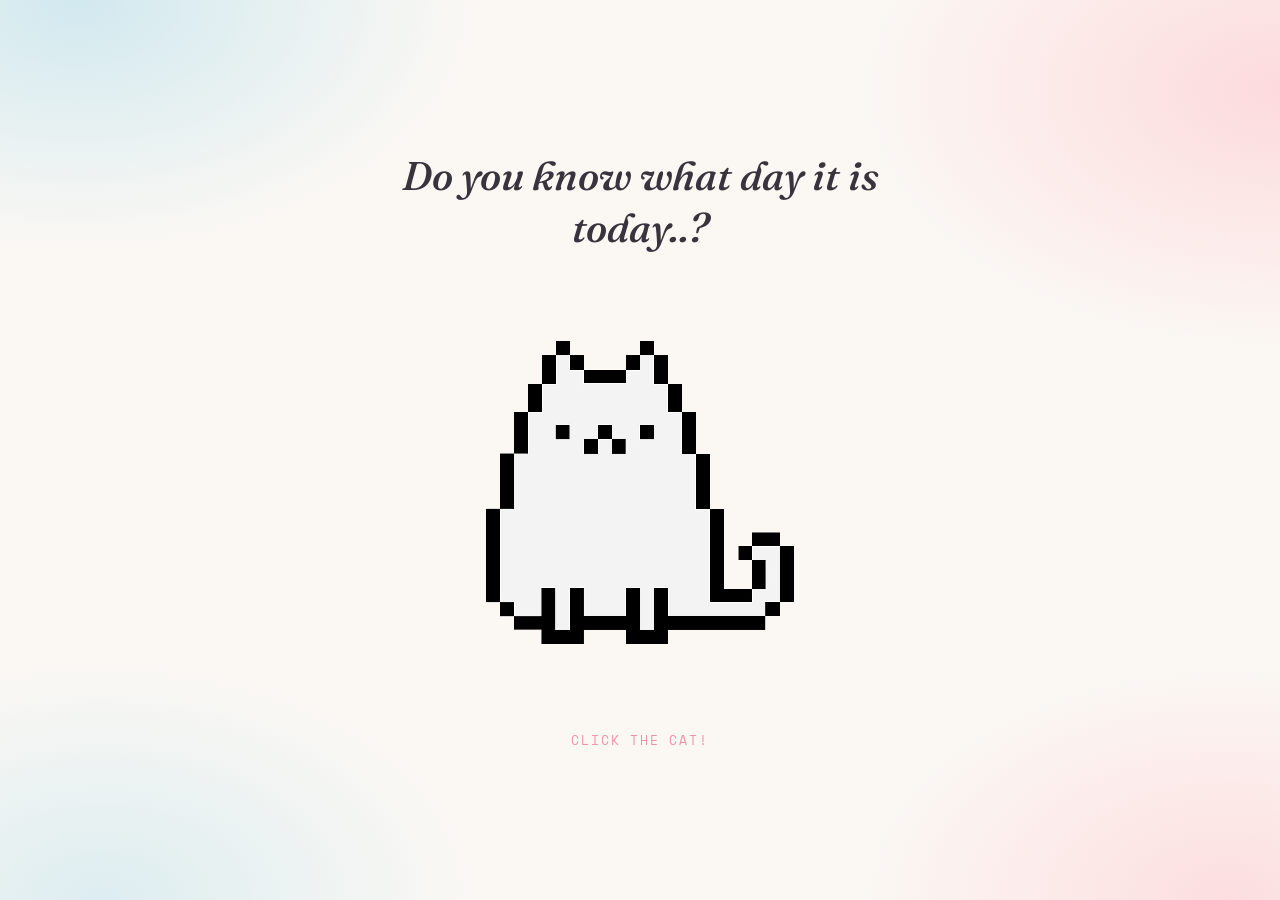
<file: index.html>
<!DOCTYPE html>
<html lang="en">
<head>
<meta charset="UTF-8">
<meta name="viewport" content="width=device-width, initial-scale=1.0">
<title>Happy Birthday, Grace</title>
<link rel="icon" href="images/cat.png">
<link rel="preconnect" href="https://fonts.googleapis.com">
<link rel="preconnect" href="https://fonts.gstatic.com" crossorigin>
<link href="https://fonts.googleapis.com/css2?family=Fraunces:ital,opsz,wght@0,9..144,400;0,9..144,500;0,9..144,600;1,9..144,400;1,9..144,500&family=Inter:wght@400;500;600&family=Space+Mono:wght@400;700&display=swap" rel="stylesheet">
<link rel="stylesheet" href="style.css">
</head>
<body>

<div class="landing">
  <p class="landing-question">Do you know what day it is today..?</p>

  <button class="landing-cat-btn" id="landing-cat" aria-label="Click the cat">
    <img class="landing-cat-img" src="images/cat.png" alt="A curious cat">
  </button>

  <p class="landing-cta">Click the cat!</p>
</div>

<script src="landing.js"></script>
</body>
</html>
</file>
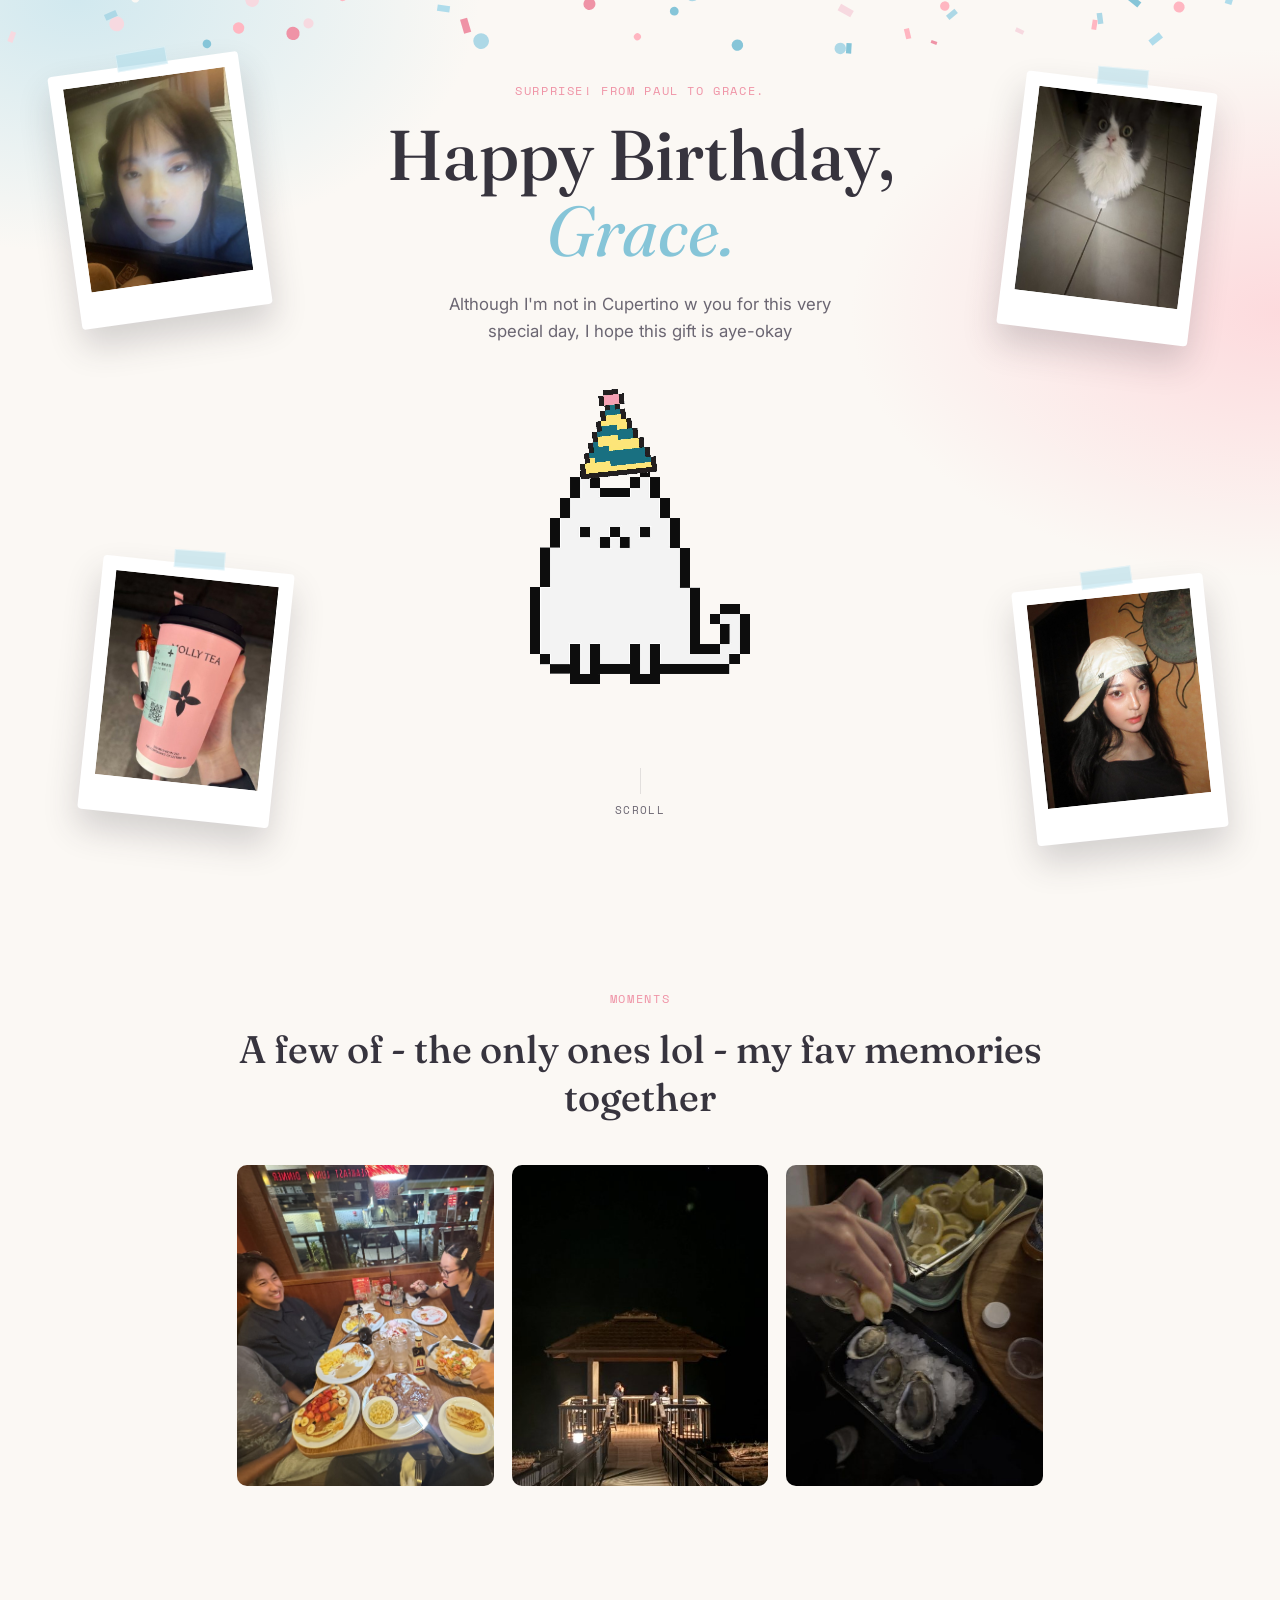
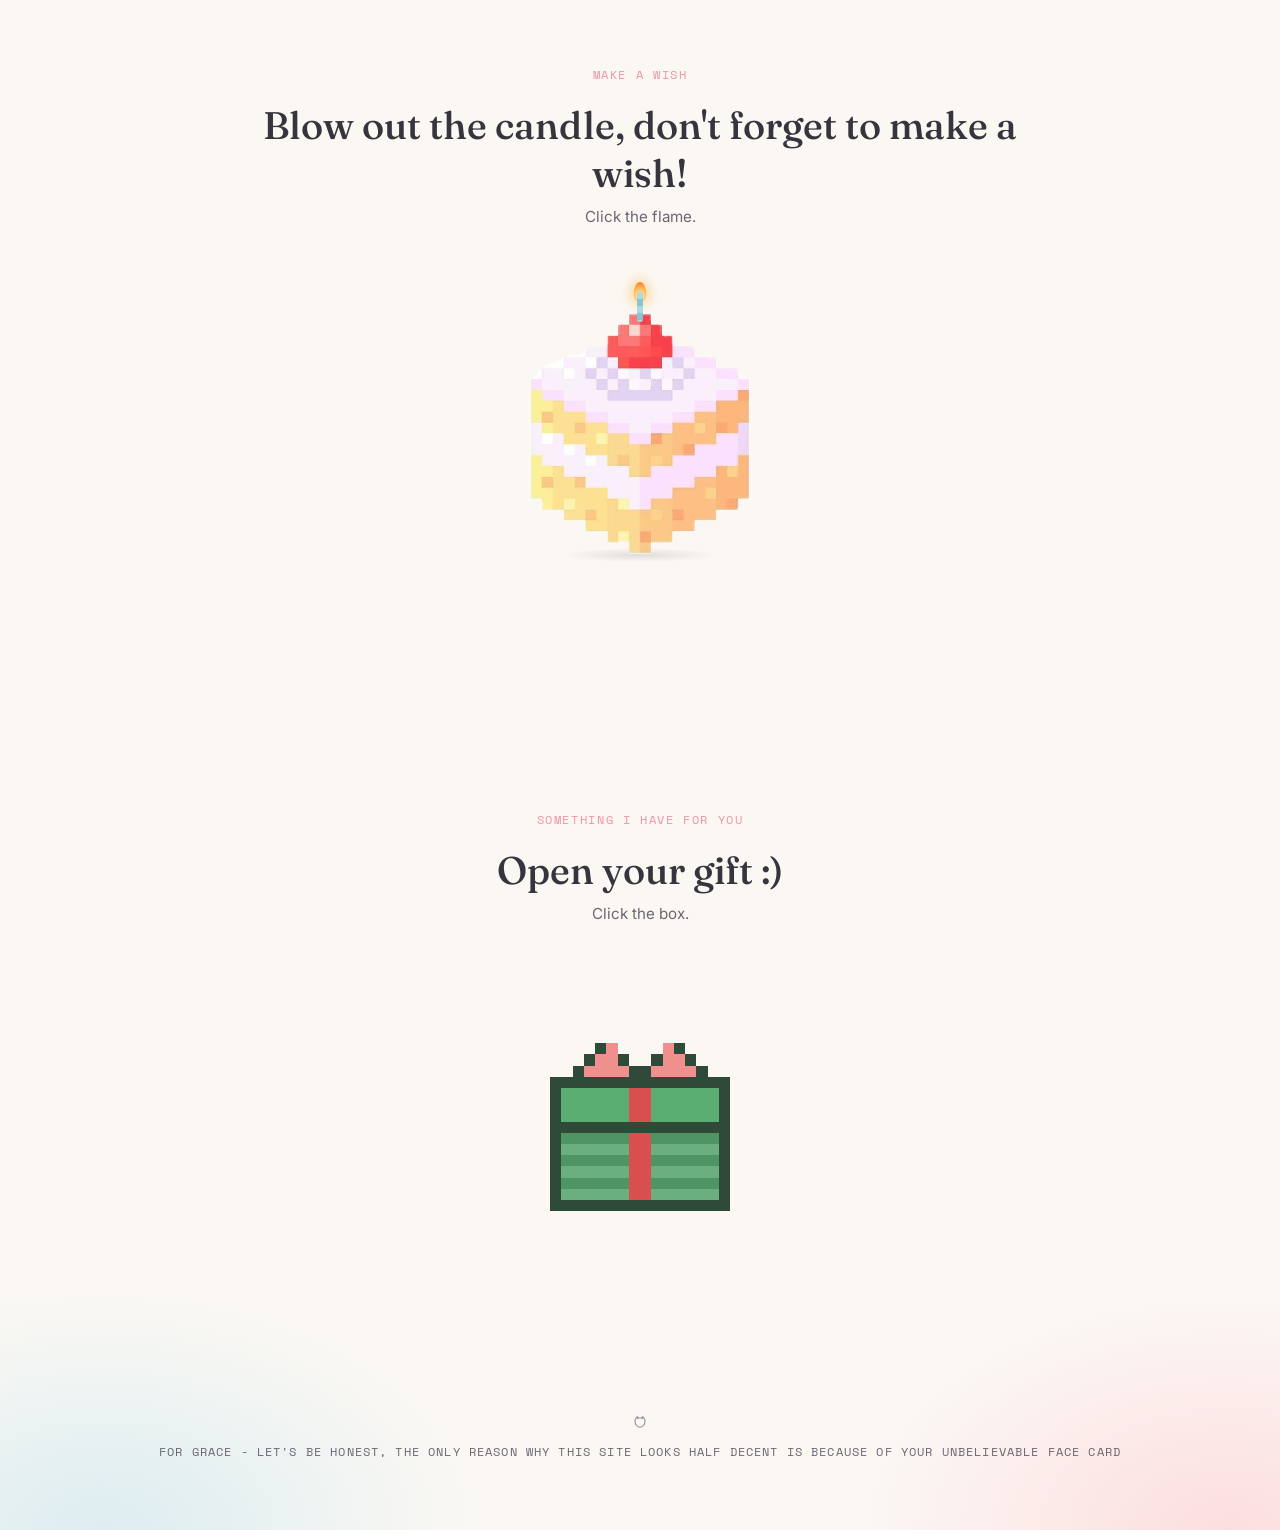
<file: party.html>
<!DOCTYPE html>
<html lang="en">
<head>
<meta charset="UTF-8">
<meta name="viewport" content="width=device-width, initial-scale=1.0">
<title>Happy Birthday, Grace</title>
<link rel="icon" href="images/cat.png">
<link rel="preconnect" href="https://fonts.googleapis.com">
<link rel="preconnect" href="https://fonts.gstatic.com" crossorigin>
<link href="https://fonts.googleapis.com/css2?family=Fraunces:ital,opsz,wght@0,9..144,400;0,9..144,500;0,9..144,600;1,9..144,400;1,9..144,500&family=Inter:wght@400;500;600&family=Space+Mono:wght@400;700&display=swap" rel="stylesheet">
<link rel="stylesheet" href="style.css">
</head>
<body>

<canvas id="confetti-canvas"></canvas>

<main id="top">

  <section class="hero">
    <div class="hero-polaroids" aria-hidden="false">
      <label class="polaroid pola-1 has-photo" data-slot="1">
        <input type="file" accept="image/*" class="photo-input">
        <span class="polaroid-tape"></span>
        <span class="polaroid-frame">
          <img class="polaroid-img" src="images/polaroid-1.jpg" alt="Grace on a video call">
          <span class="polaroid-placeholder">
            <svg viewBox="0 0 24 24" fill="none"><path d="M12 5v14M5 12h14" stroke="currentColor" stroke-width="1.4" stroke-linecap="round"/></svg>
          </span>
        </span>
      </label>
      <label class="polaroid pola-4 has-photo" data-slot="4">
        <input type="file" accept="image/*" class="photo-input">
        <span class="polaroid-tape"></span>
        <span class="polaroid-frame">
          <img class="polaroid-img" src="images/polaroid-4.jpg" alt="A fluffy cat">
          <span class="polaroid-placeholder">
            <svg viewBox="0 0 24 24" fill="none"><path d="M12 5v14M5 12h14" stroke="currentColor" stroke-width="1.4" stroke-linecap="round"/></svg>
          </span>
        </span>
      </label>
      <label class="polaroid pola-2 has-photo" data-slot="2">
        <input type="file" accept="image/*" class="photo-input">
        <span class="polaroid-tape"></span>
        <span class="polaroid-frame">
          <img class="polaroid-img" src="images/polaroid-2.jpg" alt="A Molly Tea drink">
          <span class="polaroid-placeholder">
            <svg viewBox="0 0 24 24" fill="none"><path d="M12 5v14M5 12h14" stroke="currentColor" stroke-width="1.4" stroke-linecap="round"/></svg>
          </span>
        </span>
      </label>
      <label class="polaroid pola-3 has-photo" data-slot="3">
        <input type="file" accept="image/*" class="photo-input">
        <span class="polaroid-tape"></span>
        <span class="polaroid-frame">
          <img class="polaroid-img" src="images/polaroid-3.jpg" alt="A portrait of Grace">
          <span class="polaroid-placeholder">
            <svg viewBox="0 0 24 24" fill="none"><path d="M12 5v14M5 12h14" stroke="currentColor" stroke-width="1.4" stroke-linecap="round"/></svg>
          </span>
        </span>
      </label>
    </div>

    <div class="hero-content">
    <p class="eyebrow">Surprise! From Paul To Grace.</p>
    <h1 class="hero-title">Happy Birthday,<br><em>Grace.</em></h1>
    <p class="hero-sub">Although I'm not in Cupertino w you for this very special day, I hope this gift is aye-okay</p>

    <div class="hero-cat-wrap">
      <img class="hero-cat-hat" src="images/party-hat.png" alt="" aria-hidden="true">
      <img class="hero-cat" src="images/cat.png" alt="" aria-hidden="true">
    </div>

    <a class="scroll-cue" href="#photos"><span></span>scroll</a>
    </div>
  </section>

  <section id="photos" class="photos">
    <p class="eyebrow center">moments</p>
    <h2 class="section-title">A few of - the only ones lol - my fav memories together</h2>

    <div class="photo-grid">
      <label class="photo-card has-photo" data-slot="1">
        <input type="file" accept="image/*" class="photo-input">
        <img class="photo-img" src="images/moment-1.jpg" alt="Dinner with friends">
        <div class="photo-placeholder">
          <svg viewBox="0 0 24 24" fill="none"><path d="M12 5v14M5 12h14" stroke="currentColor" stroke-width="1.4" stroke-linecap="round"/></svg>
          <span>add a photo</span>
        </div>
      </label>
      <label class="photo-card has-photo" data-slot="2">
        <input type="file" accept="image/*" class="photo-input">
        <img class="photo-img" src="images/moment-2.jpg" alt="A gazebo at night">
        <div class="photo-placeholder">
          <svg viewBox="0 0 24 24" fill="none"><path d="M12 5v14M5 12h14" stroke="currentColor" stroke-width="1.4" stroke-linecap="round"/></svg>
          <span>add a photo</span>
        </div>
      </label>
      <label class="photo-card has-photo" data-slot="3">
        <input type="file" accept="image/*" class="photo-input">
        <img class="photo-img" src="images/moment-3.jpg" alt="Oysters and lemon">
        <div class="photo-placeholder">
          <svg viewBox="0 0 24 24" fill="none"><path d="M12 5v14M5 12h14" stroke="currentColor" stroke-width="1.4" stroke-linecap="round"/></svg>
          <span>add a photo</span>
        </div>
      </label>
    </div>
  </section>

  <section id="cake" class="cake-section">
    <p class="eyebrow center">make a wish</p>
    <h2 class="section-title">Blow out the candle, don't forget to make a wish!</h2>
    <p class="section-sub">Click the flame.</p>

    <div class="cake-stage">
      <button class="candle" id="candle" aria-label="Blow out the candle">
        <span class="flame"></span>
        <span class="wick"></span>
      </button>
      <img class="cake-img" src="images/Subject.png" alt="A little strawberry cake">
      <div class="cake-shadow"></div>
    </div>
    <p class="wish-line" id="wish-line">&nbsp;</p>
  </section>

  <section id="gift" class="gift-section">
    <p class="eyebrow center">something i have for you</p>
    <h2 class="section-title">Open your gift :)</h2>
    <p class="section-sub">Click the box.</p>

    <button class="gift-stage" id="gift-stage" aria-label="Open your gift">
      <img class="gift-lid" id="gift-lid" src="images/gift-lid.svg" alt="">
      <img class="gift-box" src="images/gift-box.svg" alt="">
    </button>

    <div class="message-card" id="message-card">
      <p class="message-text" id="message-text">Happy Birthday, Grace grookymonster Jia Xu! I'm so happy we became friends this past year, I really enjoyed our time together at CalPoly SLO. You're seriously so funny, smart, viby, and funny, and a very sly thief. I sincerely hope both of us can transfer to the schools we want to. Anyways, have a good bday. Wish I could be there; I can't wait to see you soon, I've missed you.</p>
      <p class="message-signature">- Paul</p>
      <p class="message-ps">P.S. Long Live Unit 404!</p>
    </div>
  </section>

</main>

<footer class="footer">
  <svg class="brand-mark" viewBox="0 0 24 24" fill="none" xmlns="http://www.w3.org/2000/svg">
    <path d="M6 10c0-2.8 1.6-4.6 2.4-5.4.3-.3.8-.1.8.3v1.8c1-.6 2-.9 2.8-.9s1.8.3 2.8.9V4.9c0-.4.5-.6.8-.3.8.8 2.4 2.6 2.4 5.4 0 4-2.7 7-6 7s-6-3-6-7Z" stroke="currentColor" stroke-width="1.3" stroke-linejoin="round"/>
  </svg>
  <p>For Grace - Let's be honest, the only reason why this site looks half decent is because of your unbelievable face card</p>
</footer>

<script src="script.js"></script>
</body>
</html>
</file>
<file: style.css>
:root {
  --cream: #FBF8F4;
  --cream-2: #F5F0E8;
  --ink: #37343E;
  --ink-soft: #6B6672;
  --blue-50: #F0F8FF;
  --blue-100: #DCEFF8;
  --blue-200: #AFDCEB;
  --blue-300: #ADD8E6;
  --blue-400: #86C5D8;
  --pink: #FFB6C1;
  --pink-deep: #EF93A6;
  --line: rgba(55, 52, 62, 0.12);
}

* { box-sizing: border-box; }
html { scroll-behavior: smooth; overflow-x: hidden; width: 100%; }

body {
  margin: 0;
  color: var(--ink);
  font-family: 'Inter', sans-serif;
  -webkit-font-smoothing: antialiased;
  overflow-x: hidden;
  width: 100%;
  background:
    radial-gradient(ellipse 45vw 40vh at 6% 0%, rgba(175, 220, 235, 0.55) 0%, transparent 70%),
    radial-gradient(ellipse 48vw 42vh at 100% 10%, rgba(255, 182, 193, 0.45) 0%, transparent 70%),
    radial-gradient(ellipse 42vw 38vh at 8% 100%, rgba(175, 220, 235, 0.4) 0%, transparent 70%),
    radial-gradient(ellipse 42vw 38vh at 96% 100%, rgba(255, 182, 193, 0.4) 0%, transparent 70%),
    var(--cream);
  background-repeat: no-repeat;
}

em { font-style: italic; }

#confetti-canvas {
  position: fixed;
  inset: 0;
  width: 100%;
  height: 100%;
  pointer-events: none;
  z-index: 999;
}

/* ---------------- Hero ---------------- */
.hero {
  position: relative;
  text-align: center;
  overflow: hidden;
  width: 100%;
  max-width: none;
  margin: 0;
  padding: 0;
  min-height: 100vh;
  display: flex;
  align-items: center;
}
.hero-content {
  position: relative;
  z-index: 1;
  padding: 8vh 5vw;
  max-width: 760px;
  margin: 0 auto;
  width: 100%;
}

/* ---------------- Hero polaroids ---------------- */
.hero-polaroids {
  position: absolute;
  inset: 0;
  z-index: 1;
  pointer-events: none;
}
.polaroid {
  position: absolute;
  display: block;
  width: clamp(150px, 15vw, 260px);
  background: #fff;
  padding: clamp(10px, 1.1vw, 18px) clamp(10px, 1.1vw, 18px) clamp(24px, 2.8vw, 40px);
  border-radius: 4px;
  box-shadow: 0 18px 34px rgba(55, 52, 62, 0.2);
  cursor: pointer;
  pointer-events: auto;
  transition: transform 0.25s ease, box-shadow 0.25s ease;
}
.polaroid:hover {
  box-shadow: 0 22px 40px rgba(55, 52, 62, 0.28);
}
.polaroid-tape {
  position: absolute;
  top: clamp(-14px, -1.2vw, -8px);
  left: 50%;
  width: clamp(38px, 4vw, 56px);
  height: clamp(14px, 1.4vw, 20px);
  background: rgba(175, 220, 235, 0.55);
  border: 1px solid rgba(255,255,255,0.4);
  transform: translateX(-50%) rotate(-2deg);
}
.polaroid-frame {
  display: block;
  width: 100%;
  aspect-ratio: 4 / 5;
  background: var(--blue-50);
  overflow: hidden;
  position: relative;
}
.photo-input { display: none; }
.polaroid-img {
  width: 100%;
  height: 100%;
  object-fit: cover;
  display: none;
}
.polaroid.has-photo .polaroid-img { display: block; }
.polaroid.has-photo .polaroid-placeholder { display: none; }
.polaroid-placeholder {
  position: absolute;
  inset: 0;
  display: flex;
  align-items: center;
  justify-content: center;
  color: var(--ink-soft);
  opacity: 0.5;
}
.polaroid-placeholder svg { width: 20px; height: 20px; }

.pola-1 { top: 7%; left: 5%; transform: rotate(-8deg); }
.pola-4 { top: 9%; right: 6%; transform: rotate(7deg); }
.pola-2 { bottom: 9%; left: 7%; transform: rotate(6deg); }
.pola-3 { bottom: 7%; right: 5%; transform: rotate(-6deg); }
.pola-1:hover, .pola-2:hover, .pola-3:hover, .pola-4:hover { transform: rotate(0deg) scale(1.04); }

@media (max-width: 900px) {
  .polaroid { width: clamp(110px, 24vw, 160px); }
  .pola-1 { top: 3%; left: 3%; }
  .pola-4 { top: 3%; right: 3%; }
  .pola-2 { bottom: 3%; left: 3%; }
  .pola-3 { bottom: 3%; right: 3%; }
}

@media (max-width: 560px) {
  .polaroid { width: 78px; padding: 6px 6px 16px; }
  .polaroid-tape { width: 26px; height: 10px; top: -6px; }
  .hero { min-height: auto; }
  .hero-content { padding: 15vh 9vw 6vh; }
  .pola-1 { top: 10px; left: 8px; }
  .pola-4 { top: 10px; right: 8px; }
  .pola-2 { bottom: 10px; left: 8px; }
  .pola-3 { bottom: 10px; right: 8px; }
}

.eyebrow {
  position: relative;
  font-family: 'Space Mono', monospace;
  font-size: 0.72rem;
  letter-spacing: 0.14em;
  text-transform: uppercase;
  color: var(--pink-deep);
  margin: 0 0 18px;
}
.eyebrow.center { text-align: center; }

.hero-title {
  position: relative;
  font-family: 'Fraunces', serif;
  font-weight: 500;
  font-size: clamp(2.6rem, 7vw, 4.4rem);
  line-height: 1.08;
  margin: 0;
  color: var(--ink);
}
.hero-title em {
  color: var(--blue-400);
  font-weight: 400;
}

.hero-sub {
  position: relative;
  font-size: 1.05rem;
  color: var(--ink-soft);
  margin: 22px auto 0;
  max-width: 420px;
  line-height: 1.6;
}

.hero-cat-wrap {
  position: relative;
  display: block;
  width: 220px;
  margin: 84px auto 0;
}

.hero-cat {
  display: block;
  width: 100%;
  image-rendering: pixelated;
  opacity: 0.95;
}

.hero-cat-hat {
  position: absolute;
  top: -14%;
  left: 38.5%;
  width: 36%;
  transform: translateX(-50%) rotate(-6deg);
  image-rendering: pixelated;
  z-index: 1;
}

.scroll-cue {
  position: relative;
  display: inline-flex;
  flex-direction: column;
  align-items: center;
  gap: 8px;
  margin-top: 46px;
  font-family: 'Space Mono', monospace;
  font-size: 0.68rem;
  letter-spacing: 0.12em;
  text-transform: uppercase;
  color: var(--ink-soft);
  text-decoration: none;
}
.scroll-cue span {
  width: 1px;
  height: 26px;
  background: var(--line);
  position: relative;
  overflow: hidden;
}
.scroll-cue span::after {
  content: "";
  position: absolute;
  top: -100%;
  left: 0;
  width: 100%;
  height: 100%;
  background: var(--pink-deep);
  animation: cue 1.8s ease-in-out infinite;
}
@keyframes cue {
  0% { top: -100%; }
  60% { top: 100%; }
  100% { top: 100%; }
}

/* ---------------- Shared section styles ---------------- */
section { padding: 90px 6vw; max-width: 960px; margin: 0 auto; text-align: center; }

.section-title {
  font-family: 'Fraunces', serif;
  font-weight: 500;
  font-size: clamp(1.7rem, 4vw, 2.4rem);
  margin: 0;
}
.section-sub {
  margin: 10px 0 0;
  color: var(--ink-soft);
  font-size: 0.95rem;
}

.photos { }

/* ---------------- Photo grid ---------------- */
.photo-grid {
  display: grid;
  grid-template-columns: repeat(3, 1fr);
  gap: 18px;
  margin-top: 44px;
}
.photo-card {
  position: relative;
  aspect-ratio: 4 / 5;
  border-radius: 10px;
  overflow: hidden;
  cursor: pointer;
  background: var(--blue-50);
  display: block;
}
.photo-input { display: none; }
.photo-img {
  width: 100%;
  height: 100%;
  object-fit: cover;
  display: none;
}
.photo-card.has-photo .photo-img { display: block; }
.photo-card.has-photo .photo-placeholder { display: none; }

.photo-placeholder {
  width: 100%;
  height: 100%;
  display: flex;
  flex-direction: column;
  align-items: center;
  justify-content: center;
  gap: 10px;
  color: var(--ink-soft);
  border: 1px solid var(--line);
  border-radius: 10px;
  transition: border-color 0.2s ease, color 0.2s ease, background 0.2s ease;
  font-size: 0.82rem;
  letter-spacing: 0.02em;
}
.photo-placeholder svg { width: 20px; height: 20px; }
.photo-card:hover .photo-placeholder {
  border-color: var(--pink-deep);
  color: var(--pink-deep);
  background: var(--blue-50);
}

@media (max-width: 640px) {
  .photo-grid { grid-template-columns: 1fr; max-width: 280px; margin-left: auto; margin-right: auto; }
}

/* ---------------- Cake ---------------- */
.cake-section { }
.cake-stage {
  position: relative;
  width: 220px;
  margin: 56px auto 0;
  display: flex;
  flex-direction: column;
  align-items: center;
}
.cake-img {
  width: 220px;
  image-rendering: pixelated;
  position: relative;
  z-index: 1;
}
.cake-shadow {
  width: 150px;
  height: 14px;
  border-radius: 50%;
  background: radial-gradient(ellipse, rgba(55,52,62,0.14) 0%, transparent 72%);
  margin-top: -6px;
}

.candle {
  position: relative;
  z-index: 2;
  margin-bottom: -14px;
  width: 26px;
  height: 46px;
  background: none;
  border: none;
  padding: 0;
  cursor: pointer;
}
.candle .wick {
  position: absolute;
  bottom: 6px;
  left: 50%;
  transform: translateX(-50%);
  width: 6px;
  height: 30px;
  border-radius: 3px;
  background: repeating-linear-gradient(180deg, var(--blue-300) 0 7px, var(--blue-400) 7px 14px);
}
.candle .flame {
  position: absolute;
  top: 0;
  left: 50%;
  transform: translateX(-50%);
  width: 13px;
  height: 20px;
  background: radial-gradient(circle at 50% 68%, #FFF3B0 0%, #FFB24D 55%, #F2703C 100%);
  border-radius: 50% 50% 50% 50% / 62% 62% 38% 38%;
  box-shadow: 0 0 12px 3px rgba(255, 178, 77, 0.55);
  animation: flicker 0.7s ease-in-out infinite alternate;
  transition: opacity 0.25s ease, transform 0.25s ease;
  transform-origin: bottom center;
}
@keyframes flicker {
  0% { transform: translateX(-50%) scale(1) rotate(-2deg); }
  100% { transform: translateX(-50%) scale(1.08) rotate(2deg); }
}
.candle[data-lit="false"] .flame {
  opacity: 0;
  transform: translateX(-50%) scale(0.2);
}
.candle[data-lit="false"] .smoke {
  position: absolute;
  top: -2px;
  left: 50%;
  transform: translateX(-50%);
  width: 3px;
  height: 12px;
  background: #C7C2CC;
  border-radius: 2px;
  opacity: 0.7;
  animation: smoke 1.3s ease-out forwards;
}
@keyframes smoke {
  0% { opacity: 0.6; transform: translate(-50%, 0) scale(1); }
  100% { opacity: 0; transform: translate(-50%, -22px) scale(2.4); }
}

.wish-line {
  margin-top: 26px;
  font-family: 'Fraunces', serif;
  font-style: italic;
  font-size: 1.1rem;
  color: var(--pink-deep);
  min-height: 1.4em;
}

/* ---------------- Gift ---------------- */
.gift-section { }
.gift-stage {
  position: relative;
  width: 180px;
  height: 190px;
  margin: 120px auto 0;
  background: none;
  border: none;
  padding: 0;
  cursor: pointer;
  display: block;
}
.gift-lid, .gift-box {
  position: absolute;
  left: 0;
  width: 180px;
  image-rendering: pixelated;
}
.gift-lid {
  top: 0;
  z-index: 2;
  transform-origin: 15% 100%;
  transition: transform 0.55s cubic-bezier(.3,1,.4,1), opacity 0.5s ease;
}
.gift-box {
  top: 90px;
  z-index: 1;
}
.gift-stage.open .gift-lid {
  transform: translate(34px, -42px) rotate(-30deg);
}
.gift-stage:not(.open):hover .gift-lid {
  transform: translateY(-5px);
}

.message-card {
  max-width: 460px;
  margin: 30px auto 0;
  max-height: 0;
  opacity: 0;
  overflow: hidden;
  transition: max-height 0.6s ease, opacity 0.5s ease, margin 0.6s ease;
}
.gift-stage.open ~ .message-card {
  max-height: 480px;
  opacity: 1;
}

.message-text {
  font-family: 'Fraunces', serif;
  font-style: italic;
  font-size: 1.15rem;
  line-height: 1.7;
  color: var(--ink);
  margin: 0;
  padding: 30px 8px 0;
  border-top: 1px solid var(--line);
}

.message-signature {
  font-family: 'Fraunces', serif;
  font-style: italic;
  font-size: 1.15rem;
  color: var(--ink);
  margin: 14px 8px 0;
  text-align: center;
}

.message-ps {
  font-family: 'Fraunces', serif;
  font-style: italic;
  font-size: 0.95rem;
  color: var(--ink-soft);
  margin: 10px 8px 0;
  padding-bottom: 30px;
  text-align: left;
  border-bottom: 1px solid var(--line);
}

/* ---------------- Footer ---------------- */
.footer {
  display: flex;
  flex-direction: column;
  align-items: center;
  gap: 10px;
  padding: 60px 20px 70px;
  color: var(--ink-soft);
}
.footer .brand-mark { width: 20px; height: 20px; opacity: 0.7; }
.footer p {
  font-family: 'Space Mono', monospace;
  font-size: 0.72rem;
  letter-spacing: 0.1em;
  text-transform: uppercase;
  margin: 0;
}

@media (max-width: 560px) {
  section { padding: 70px 6vw; }
}

/* ---------------- Landing page ---------------- */
.landing {
  min-height: 100vh;
  width: 100%;
  display: flex;
  flex-direction: column;
  align-items: center;
  justify-content: center;
  text-align: center;
  gap: 34px;
  padding: 8vh 6vw;
}

.landing-question {
  font-family: 'Fraunces', serif;
  font-style: italic;
  font-weight: 500;
  font-size: clamp(1.5rem, 4.2vw, 2.5rem);
  color: var(--ink);
  max-width: 620px;
  margin: 0;
  line-height: 1.3;
}

.landing-cat-btn {
  background: none;
  border: none;
  padding: 0;
  cursor: pointer;
  transition: transform 0.25s ease;
}
.landing-cat-btn:hover { transform: scale(1.06) rotate(-3deg); }
.landing-cat-btn:active { transform: scale(0.97); }

.landing-cat-img {
  width: clamp(170px, 24vw, 320px);
  image-rendering: pixelated;
  display: block;
}

.landing-cta {
  font-family: 'Space Mono', monospace;
  font-size: 0.8rem;
  letter-spacing: 0.14em;
  text-transform: uppercase;
  color: var(--pink-deep);
  margin: 0;
  animation: landingPulse 1.8s ease-in-out infinite;
}
@keyframes landingPulse {
  0%, 100% { opacity: 0.6; }
  50% { opacity: 1; }
}
</file>
